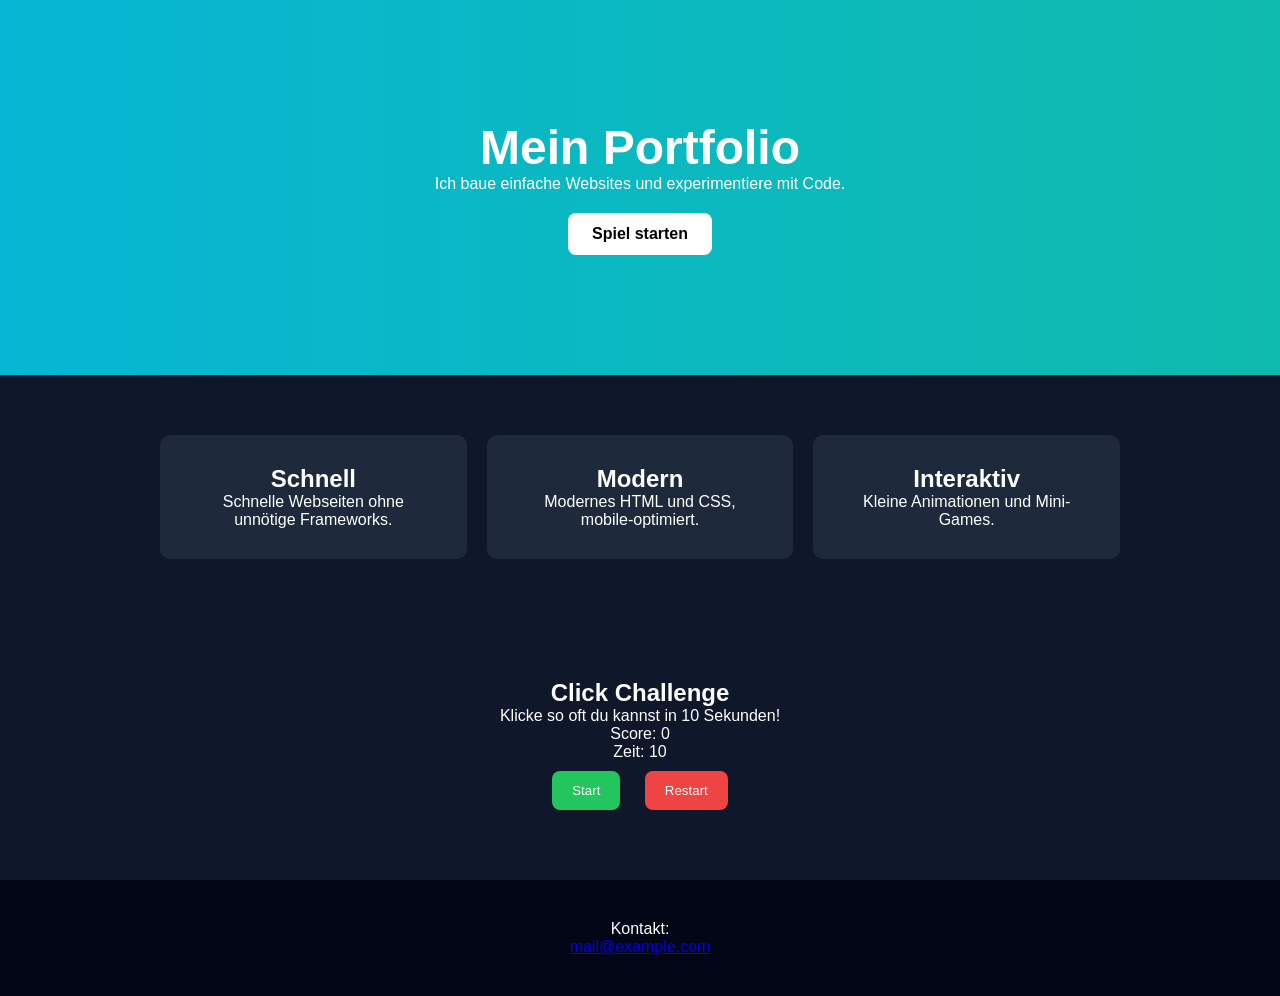
<file: index.html>
<!DOCTYPE html>
<html lang="de">

<head>
<meta charset="UTF-8">

<!-- Mobile -->
<meta name="viewport" content="width=device-width, initial-scale=1.0">

<!-- Google Site Verification -->
<meta name="google-site-verification" content="FU5x9KZOiNeIMoi-hQfvSxN5_rJMtJ_XcauKzjgH7eY">

<title>Portfolio</title>

<link rel="stylesheet" href="style.css">

<!-- Google Analytics -->
<script async src="https://www.googletagmanager.com/gtag/js?id=G-HXVWP23GMY"></script>
<script>
window.dataLayer = window.dataLayer || [];
function gtag(){dataLayer.push(arguments);}

gtag('js', new Date());
gtag('config', 'G-HXVWP23GMY');
</script>

</head>


<body>

<header class="hero">

<h1>Mein Portfolio</h1>
<p>Ich baue einfache Websites und experimentiere mit Code.</p>

<a class="button" href="#game">Spiel starten</a>

</header>


<section class="features">

<div class="card">
<h2>Schnell</h2>
<p>Schnelle Webseiten ohne unnötige Frameworks.</p>
</div>

<div class="card">
<h2>Modern</h2>
<p>Modernes HTML und CSS, mobile-optimiert.</p>
</div>

<div class="card">
<h2>Interaktiv</h2>
<p>Kleine Animationen und Mini-Games.</p>
</div>

</section>


<section id="game" class="game">

<h2>Click Challenge</h2>

<p>Klicke so oft du kannst in 10 Sekunden!</p>

<div class="score">Score: <span id="score">0</span></div>
<div class="timer">Zeit: <span id="time">10</span></div>

<button id="start">Start</button>
<button id="restart">Restart</button>

</section>


<footer>

<p>Kontakt:</p>

<a href="mailto:mail@example.com">mail@example.com</a>

</footer>


<script>

let score = 0
let time = 10
let gameActive = false
let timer

const scoreEl = document.getElementById("score")
const timeEl = document.getElementById("time")
const startBtn = document.getElementById("start")
const restartBtn = document.getElementById("restart")

function startGame(){

score = 0
time = 10
gameActive = true

scoreEl.textContent = score
timeEl.textContent = time

timer = setInterval(()=>{

time--
timeEl.textContent = time

if(time <= 0){
clearInterval(timer)
gameActive = false
alert("Zeit vorbei! Dein Score: " + score)
}

},1000)

}

document.body.addEventListener("click", ()=>{

if(gameActive){
score++
scoreEl.textContent = score
}

})

startBtn.addEventListener("click", startGame)

restartBtn.addEventListener("click", ()=>{

clearInterval(timer)
startGame()

})

</script>

</body>
</html>
</file>
<file: style.css>
*{
margin:0;
padding:0;
box-sizing:border-box;
font-family:Arial, sans-serif;
}

body{
background:#0f172a;
color:white;
text-align:center;
}

.hero{
padding:120px 20px;
background:linear-gradient(270deg,#6366f1,#22c55e,#06b6d4);
background-size:600% 600%;
animation:gradientMove 12s ease infinite;
}

.hero h1{
font-size:3rem;
}

.button{
display:inline-block;
margin-top:20px;
padding:12px 24px;
background:white;
color:black;
text-decoration:none;
border-radius:8px;
font-weight:bold;
transition:transform 0.2s;
}

.button:hover{
transform:scale(1.1);
}

.features{
display:grid;
grid-template-columns:repeat(auto-fit,minmax(220px,1fr));
gap:20px;
padding:60px 20px;
max-width:1000px;
margin:auto;
}

.card{
background:#1e293b;
padding:30px;
border-radius:10px;
transition:transform 0.3s;
}

.card:hover{
transform:translateY(-10px);
}

.game{
padding:60px 20px;
}

button{
padding:12px 20px;
margin:10px;
border:none;
border-radius:8px;
cursor:pointer;
}

#start{
background:#22c55e;
color:white;
}

#restart{
background:#ef4444;
color:white;
}

footer{
padding:40px;
background:#020617;
}

@keyframes gradientMove{

0%{
background-position:0% 50%;
}

50%{
background-position:100% 50%;
}

100%{
background-position:0% 50%;
}

}
</file>
